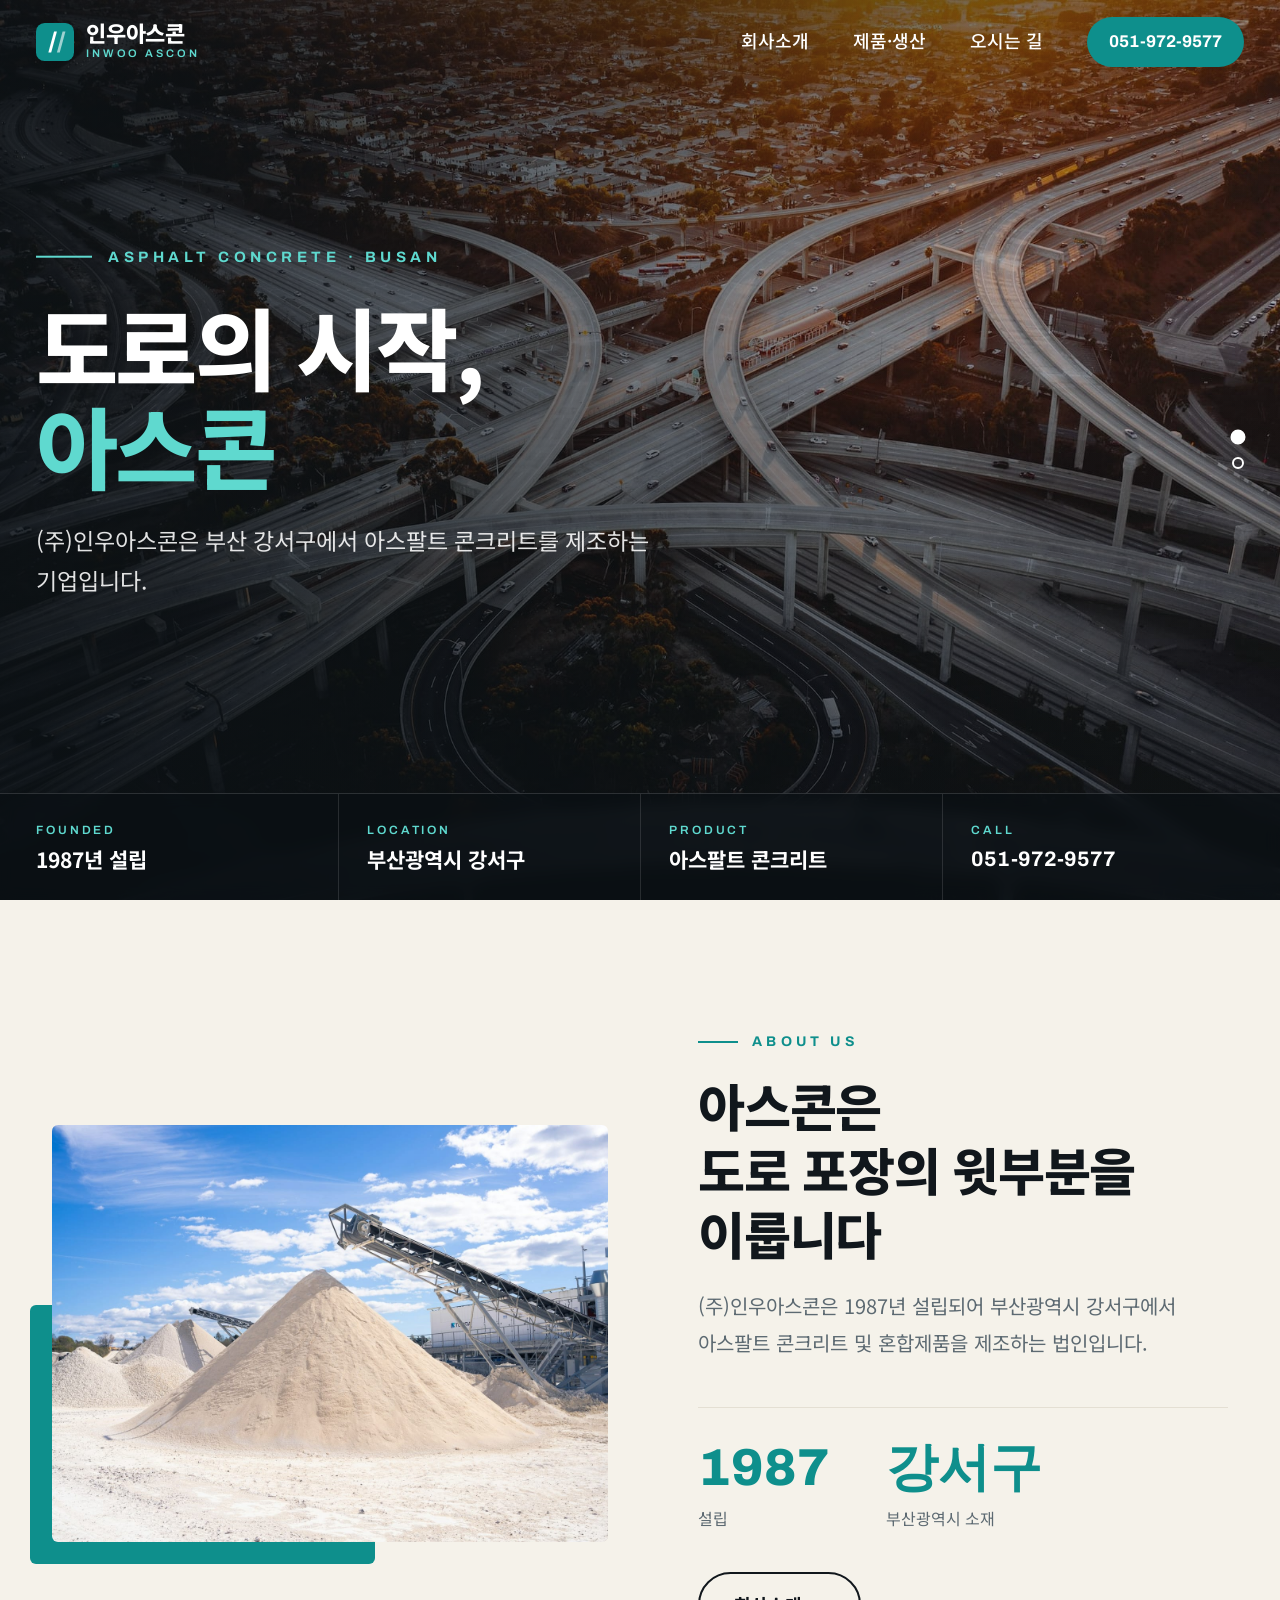
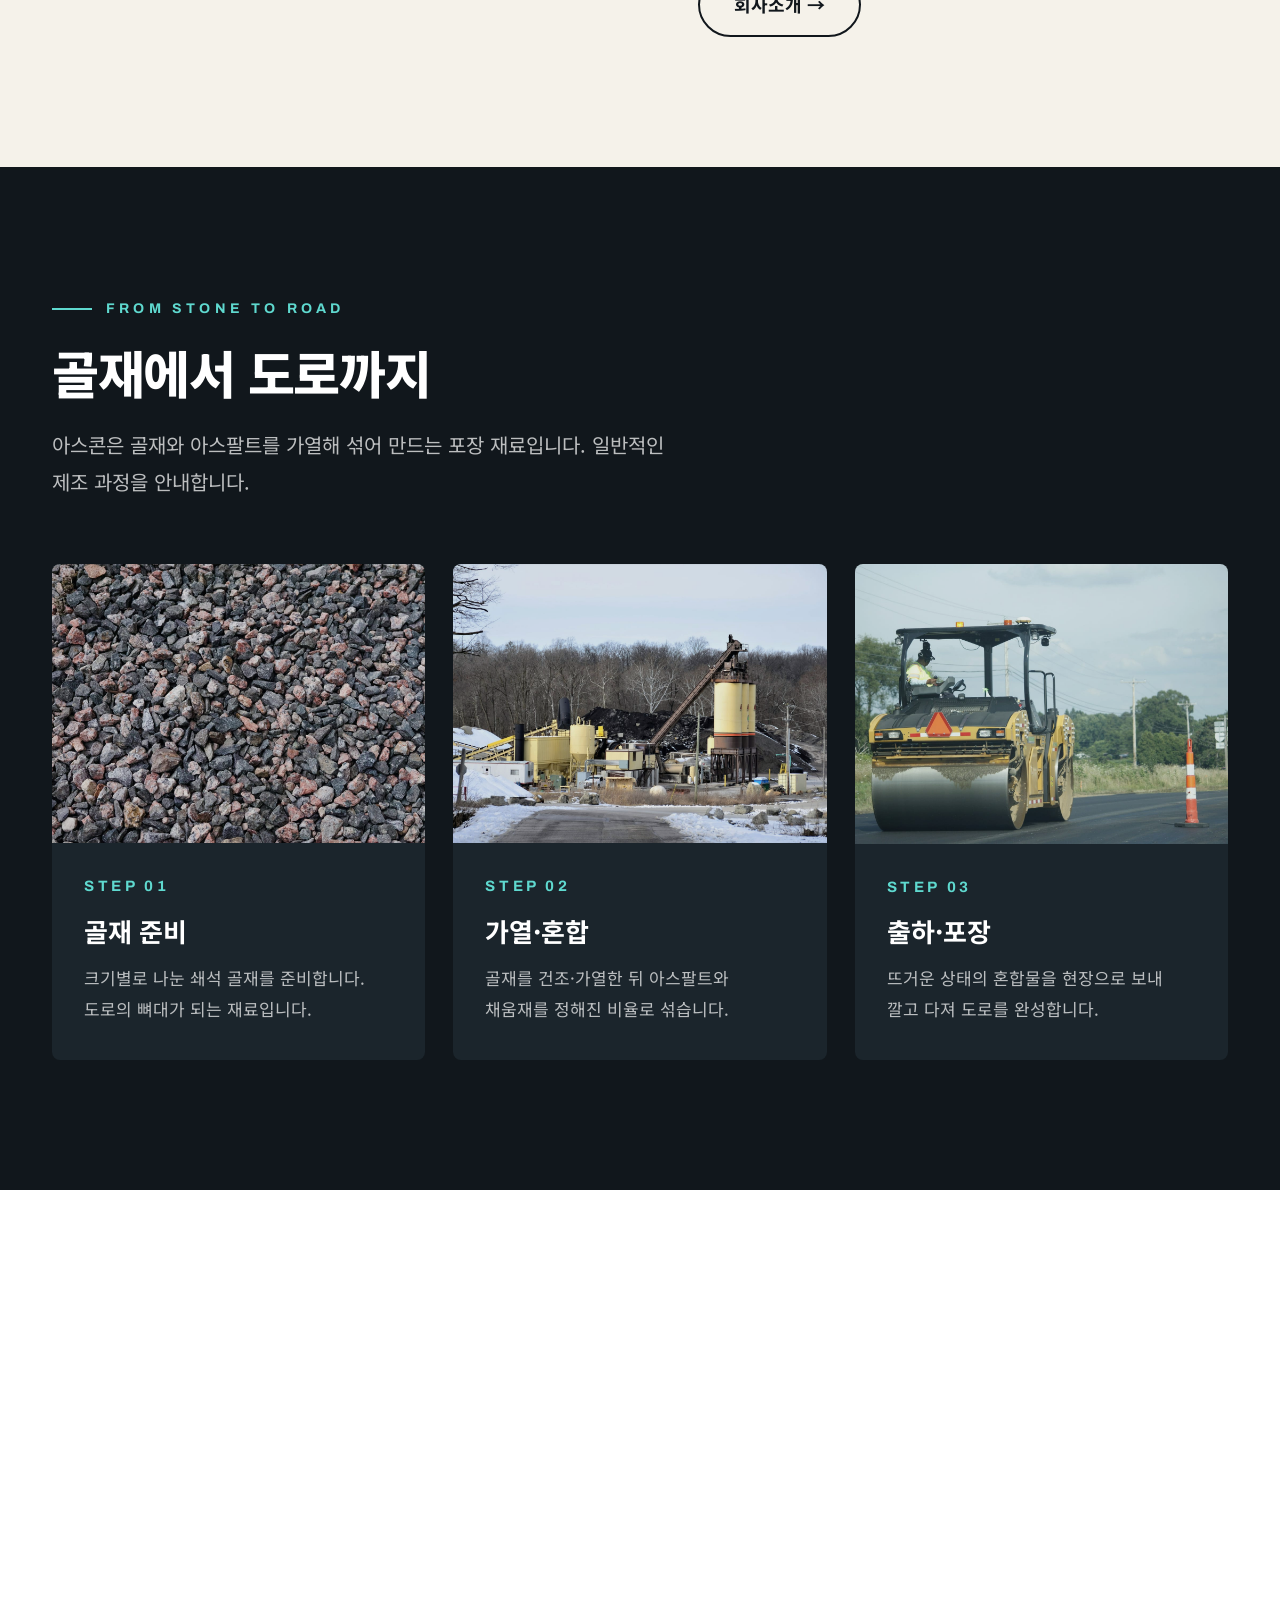
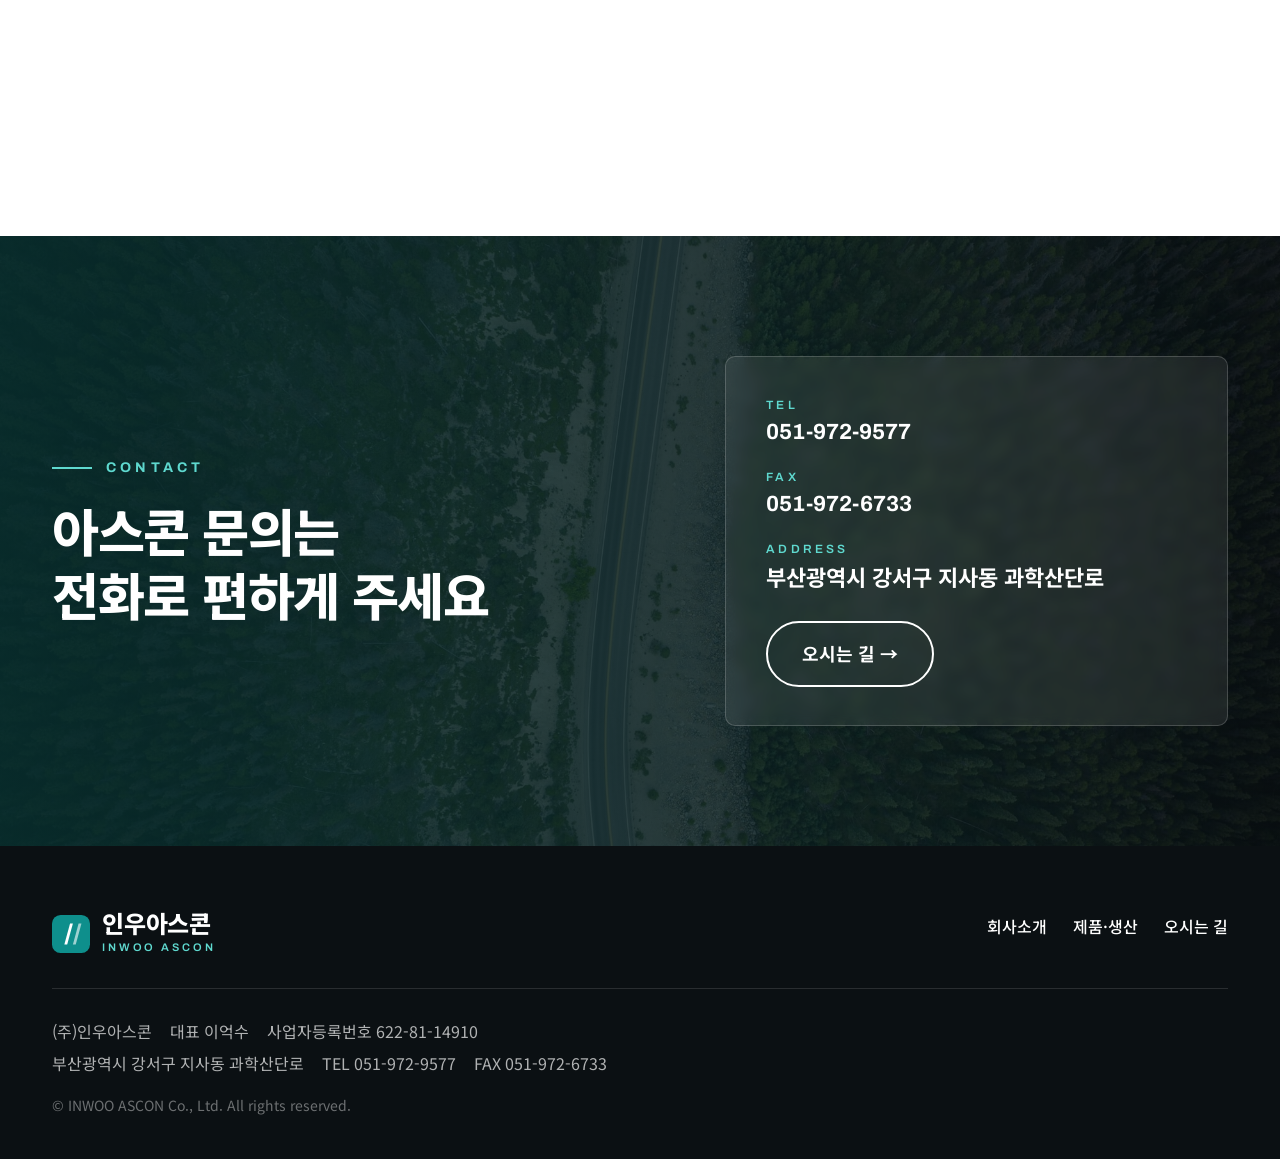
<file: index.html>
<!DOCTYPE html>
<html lang="ko">
<head>
<meta charset="UTF-8">
<meta name="viewport" content="width=device-width, initial-scale=1">
<title>(주)인우아스콘 | 부산 아스팔트 콘크리트 제조</title>
<meta name="description" content="부산 강서구에서 아스팔트 콘크리트(아스콘)를 제조하는 (주)인우아스콘입니다. 1987년 설립.">
<meta property="og:title" content="(주)인우아스콘 | 부산 아스팔트 콘크리트 제조">
<meta property="og:description" content="부산 강서구에서 아스팔트 콘크리트(아스콘)를 제조하는 (주)인우아스콘입니다. 1987년 설립.">
<meta property="og:type" content="website">
<link rel="preconnect" href="https://fonts.googleapis.com">
<link rel="preconnect" href="https://fonts.gstatic.com" crossorigin>
<link href="https://fonts.googleapis.com/css2?family=Archivo:wght@500;600;700;800&family=Noto+Sans+KR:wght@400;500;700;800&display=swap" rel="stylesheet">
<link rel="stylesheet" href="css/style.css?v=1">
</head>
<body>
<header class="site-header" id="siteHeader">
  <div class="header-inner">
    <a href="index.html" class="brand" aria-label="인우아스콘 홈"><svg viewBox="0 0 40 40" aria-hidden="true"><rect width="40" height="40" rx="9" fill="#0e8f8c"/><path d="M13 31 19 9h3l-6 22z" fill="#fff"/><path d="M22 31 28 9h3l-6 22z" fill="#fff" opacity=".6"/></svg><span><b>인우아스콘</b><small>INWOO ASCON</small></span></a>
    <nav class="nav" aria-label="주 메뉴">
      <a class="link" href="about.html">회사소개</a>
      <a class="link" href="product.html">제품·생산</a>
      <a class="link" href="contact.html">오시는 길</a>
      <a class="tel" href="tel:0519729577">051-972-9577</a>
    </nav>
    <button class="burger" id="burger" aria-label="메뉴 열기"><span></span><span></span><span></span></button>
  </div>
</header>
<div class="drawer" id="drawer">
  <button class="drawer-close" id="drawerClose" aria-label="닫기">×</button>
  <a href="about.html"><small>ABOUT</small>회사소개</a>
  <a href="product.html"><small>PRODUCT</small>제품·생산</a>
  <a href="contact.html"><small>CONTACT</small>오시는 길</a>
  <p>부산광역시 강서구 지사동 과학산단로<br>TEL 051-972-9577 · FAX 051-972-6733</p>
</div>

<main>
<section class="hero" id="hero">
  <div class="slide"><img src="img/hero-1.jpg" alt="석양 속 대도시 입체 교차로 항공 사진"></div>
  <div class="slide"><img src="img/hero-2.jpg" alt="야간 도로 항공 사진"></div>
  <div class="hero-copy"><div class="wrap">
    <div class="hero-eyebrow">ASPHALT CONCRETE · BUSAN</div>
    <h1>도로의 시작,<br><em>아스콘</em></h1>
    <p>(주)인우아스콘은 부산 강서구에서 아스팔트 콘크리트를 제조하는 기업입니다.</p>
  </div></div>
  <div class="hero-copy"><div class="wrap">
    <div class="hero-eyebrow">SINCE 1987</div>
    <h1>1987년 설립,<br><em>부산 강서</em>에서</h1>
    <p>골재와 아스팔트를 가열·혼합해 도로 포장에 쓰이는 아스콘을 만듭니다.</p>
  </div></div>
  <div class="hero-dots"><button aria-label="1번"></button><button aria-label="2번"></button></div>
  <div class="factbar"><div class="factbar-in">
    <div class="fact"><small>FOUNDED</small><b>1987년 설립</b></div>
    <div class="fact"><small>LOCATION</small><b>부산광역시 강서구</b></div>
    <div class="fact"><small>PRODUCT</small><b>아스팔트 콘크리트</b></div>
    <div class="fact"><small>CALL</small><b class="en">051-972-9577</b></div>
  </div></div>
</section>

<section class="sec sec-sand">
  <div class="wrap split">
    <div class="frame rv"><img src="img/about.jpg" alt="컨베이어가 있는 골재 야적장"></div>
    <div class="rv d1">
      <div class="label">ABOUT US</div>
      <h2 class="h2">아스콘은<br>도로 포장의 윗부분을 이룹니다</h2>
      <p class="lead">(주)인우아스콘은 1987년 설립되어 부산광역시 강서구에서 아스팔트 콘크리트 및 혼합제품을 제조하는 법인입니다.</p>
      <div class="stat-row">
        <div class="stat"><b>1987</b><span>설립</span></div>
        <div class="stat"><b>강서구</b><span>부산광역시 소재</span></div>
      </div>
      <a class="btn" href="about.html">회사소개 →</a>
    </div>
  </div>
</section>

<section class="sec sec-dark">
  <div class="wrap">
    <div class="rv"><div class="label">FROM STONE TO ROAD</div>
    <h2 class="h2">골재에서 도로까지</h2>
    <p class="lead">아스콘은 골재와 아스팔트를 가열해 섞어 만드는 포장 재료입니다. 일반적인 제조 과정을 안내합니다.</p></div>
    <div class="steps">
      <article class="step rv"><div class="pic"><img src="img/aggregate.jpg" alt="쇄석 골재"></div><div class="step-body"><div class="step-no">STEP 01</div><h3>골재 준비</h3><p>크기별로 나눈 쇄석 골재를 준비합니다. 도로의 뼈대가 되는 재료입니다.</p></div></article>
      <article class="step rv d1"><div class="pic"><img src="img/plant.jpg" alt="아스콘 플랜트"></div><div class="step-body"><div class="step-no">STEP 02</div><h3>가열·혼합</h3><p>골재를 건조·가열한 뒤 아스팔트와 채움재를 정해진 비율로 섞습니다.</p></div></article>
      <article class="step rv d2"><div class="pic"><img src="img/paving.jpg" alt="도로 포장 롤러"></div><div class="step-body"><div class="step-no">STEP 03</div><h3>출하·포장</h3><p>뜨거운 상태의 혼합물을 현장으로 보내 깔고 다져 도로를 완성합니다.</p></div></article>
    </div>
  </div>
</section>

<section class="sec">
  <div class="wrap layers-grid">
    <div class="rv">
      <div class="label">PAVEMENT STRUCTURE</div>
      <h2 class="h2">도로는 층마다<br>역할이 다릅니다</h2>
      <p class="lead">아스팔트 포장은 여러 층으로 이루어지며, 아스콘은 그중 위쪽 층에 쓰입니다.</p>
      <a class="btn" href="product.html">제품·생산 보기 →</a>
    </div>
    
<div class="layers rv" aria-label="도로 포장 단면 개념도">
  <div class="layer l1"><b>표층</b><span>SURFACE</span></div>
  <div class="layer l2"><b>중간층</b><span>BINDER</span></div>
  <div class="layer l3"><b>기층</b><span>BASE</span></div>
  <div class="layer l4"><b>보조기층·노상</b><span>SUBBASE</span></div>
</div>
  </div>
</section>

<section class="band">
  <img src="img/road.jpg" alt="" style="object-position:center 40%">
  <div class="wrap">
    <div class="rv"><div class="label" style="color:#5fd9cf">CONTACT</div><h2 style="margin-top:18px">아스콘 문의는<br>전화로 편하게 주세요</h2></div>
    <div class="contact-box rv d1"><dl>
      <dt>TEL</dt><dd class="en">051-972-9577</dd>
      <dt>FAX</dt><dd class="en">051-972-6733</dd>
      <dt>ADDRESS</dt><dd>부산광역시 강서구 지사동 과학산단로</dd>
    </dl><a class="btn light" href="contact.html" style="margin-top:28px">오시는 길 →</a></div>
  </div>
</section>
</main>
<footer class="site-footer">
  <div class="wrap">
    <div class="foot-top">
      <a href="index.html" class="brand"><svg viewBox="0 0 40 40" aria-hidden="true"><rect width="40" height="40" rx="9" fill="#0e8f8c"/><path d="M13 31 19 9h3l-6 22z" fill="#fff"/><path d="M22 31 28 9h3l-6 22z" fill="#fff" opacity=".6"/></svg><span><b>인우아스콘</b><small>INWOO ASCON</small></span></a>
      <div class="foot-links"><a href="about.html">회사소개</a><a href="product.html">제품·생산</a><a href="contact.html">오시는 길</a></div>
    </div>
    <div class="foot-info">
      <span>(주)인우아스콘</span><span>대표 이억수</span><span>사업자등록번호 622-81-14910</span><br>
      <span>부산광역시 강서구 지사동 과학산단로</span><span>TEL 051-972-9577</span><span>FAX 051-972-6733</span>
      <div class="foot-copy">© INWOO ASCON Co., Ltd. All rights reserved.</div>
    </div>
  </div>
</footer>
<script src="js/script.js?v=1"></script>
</body>
</html>
</file>
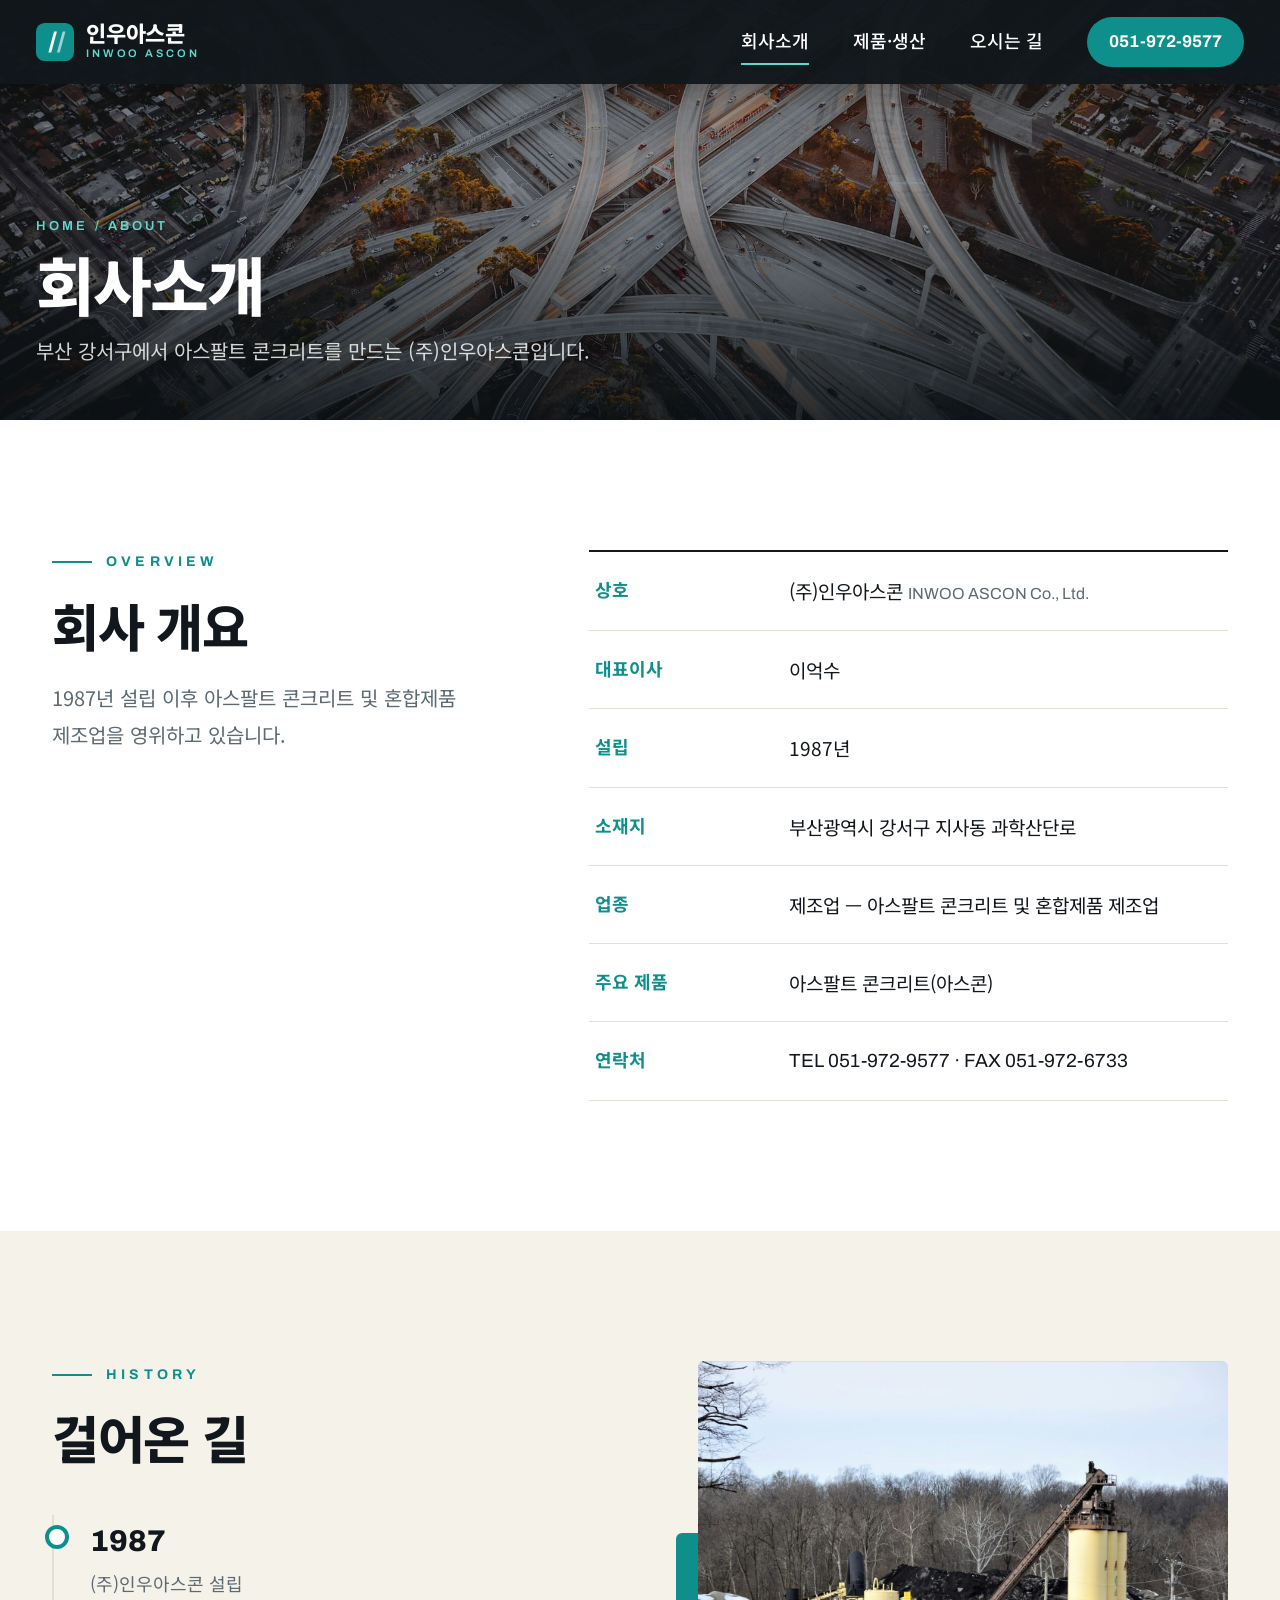
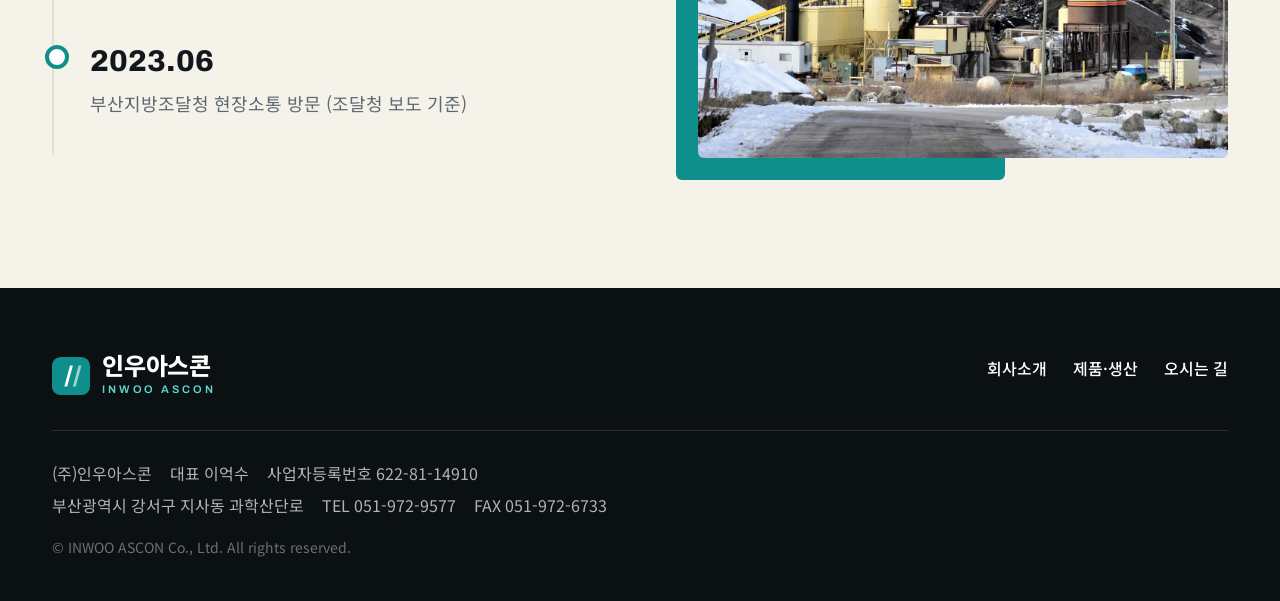
<file: about.html>
<!DOCTYPE html>
<html lang="ko">
<head>
<meta charset="UTF-8">
<meta name="viewport" content="width=device-width, initial-scale=1">
<title>회사소개 | (주)인우아스콘</title>
<meta name="description" content="(주)인우아스콘 회사 개요 — 1987년 설립, 부산광역시 강서구 소재 아스팔트 콘크리트 제조업체.">
<meta property="og:title" content="회사소개 | (주)인우아스콘">
<meta property="og:description" content="(주)인우아스콘 회사 개요 — 1987년 설립, 부산광역시 강서구 소재 아스팔트 콘크리트 제조업체.">
<meta property="og:type" content="website">
<link rel="preconnect" href="https://fonts.googleapis.com">
<link rel="preconnect" href="https://fonts.gstatic.com" crossorigin>
<link href="https://fonts.googleapis.com/css2?family=Archivo:wght@500;600;700;800&family=Noto+Sans+KR:wght@400;500;700;800&display=swap" rel="stylesheet">
<link rel="stylesheet" href="css/style.css?v=1">
</head>
<body>
<header class="site-header" id="siteHeader">
  <div class="header-inner">
    <a href="index.html" class="brand" aria-label="인우아스콘 홈"><svg viewBox="0 0 40 40" aria-hidden="true"><rect width="40" height="40" rx="9" fill="#0e8f8c"/><path d="M13 31 19 9h3l-6 22z" fill="#fff"/><path d="M22 31 28 9h3l-6 22z" fill="#fff" opacity=".6"/></svg><span><b>인우아스콘</b><small>INWOO ASCON</small></span></a>
    <nav class="nav" aria-label="주 메뉴">
      <a class="link active" href="about.html">회사소개</a>
      <a class="link" href="product.html">제품·생산</a>
      <a class="link" href="contact.html">오시는 길</a>
      <a class="tel" href="tel:0519729577">051-972-9577</a>
    </nav>
    <button class="burger" id="burger" aria-label="메뉴 열기"><span></span><span></span><span></span></button>
  </div>
</header>
<div class="drawer" id="drawer">
  <button class="drawer-close" id="drawerClose" aria-label="닫기">×</button>
  <a href="about.html"><small>ABOUT</small>회사소개</a>
  <a href="product.html"><small>PRODUCT</small>제품·생산</a>
  <a href="contact.html"><small>CONTACT</small>오시는 길</a>
  <p>부산광역시 강서구 지사동 과학산단로<br>TEL 051-972-9577 · FAX 051-972-6733</p>
</div>

<section class="sub-visual" style="background-image:url('img/banner-about.jpg');background-position:center 45%">
  <div class="wrap"><div class="crumb">HOME / ABOUT</div><h1>회사소개</h1><p>부산 강서구에서 아스팔트 콘크리트를 만드는 (주)인우아스콘입니다.</p></div>
</section>
<main>
<section class="sec">
  <div class="wrap overview">
    <div class="rv"><div class="label">OVERVIEW</div><h2 class="h2">회사 개요</h2>
    <p class="lead">1987년 설립 이후 아스팔트 콘크리트 및 혼합제품 제조업을 영위하고 있습니다.</p></div>
    <dl class="dl rv d1">
      <div><dt>상호</dt><dd>(주)인우아스콘 <span class="en" style="color:var(--soft);font-size:16px">INWOO ASCON Co., Ltd.</span></dd></div>
      <div><dt>대표이사</dt><dd>이억수</dd></div>
      <div><dt>설립</dt><dd>1987년</dd></div>
      <div><dt>소재지</dt><dd>부산광역시 강서구 지사동 과학산단로</dd></div>
      <div><dt>업종</dt><dd>제조업 — 아스팔트 콘크리트 및 혼합제품 제조업</dd></div>
      <div><dt>주요 제품</dt><dd>아스팔트 콘크리트(아스콘)</dd></div>
      <div><dt>연락처</dt><dd class="en">TEL 051-972-9577 · FAX 051-972-6733</dd></div>
    </dl>
  </div>
</section>

<section class="sec sec-sand">
  <div class="wrap split">
    <div class="rv">
      <div class="label">HISTORY</div>
      <h2 class="h2">걸어온 길</h2>
      <ul class="hist" style="margin-top:46px">
        <li><b>1987</b><p>(주)인우아스콘 설립</p></li>
        <li><b>2023.06</b><p>부산지방조달청 현장소통 방문 (조달청 보도 기준)</p></li>
      </ul>
    </div>
    <div class="frame rv d1"><img src="img/plant.jpg" alt="아스콘 플랜트"></div>
  </div>
</section>
</main>
<footer class="site-footer">
  <div class="wrap">
    <div class="foot-top">
      <a href="index.html" class="brand"><svg viewBox="0 0 40 40" aria-hidden="true"><rect width="40" height="40" rx="9" fill="#0e8f8c"/><path d="M13 31 19 9h3l-6 22z" fill="#fff"/><path d="M22 31 28 9h3l-6 22z" fill="#fff" opacity=".6"/></svg><span><b>인우아스콘</b><small>INWOO ASCON</small></span></a>
      <div class="foot-links"><a href="about.html">회사소개</a><a href="product.html">제품·생산</a><a href="contact.html">오시는 길</a></div>
    </div>
    <div class="foot-info">
      <span>(주)인우아스콘</span><span>대표 이억수</span><span>사업자등록번호 622-81-14910</span><br>
      <span>부산광역시 강서구 지사동 과학산단로</span><span>TEL 051-972-9577</span><span>FAX 051-972-6733</span>
      <div class="foot-copy">© INWOO ASCON Co., Ltd. All rights reserved.</div>
    </div>
  </div>
</footer>
<script src="js/script.js?v=1"></script>
</body>
</html>
</file>
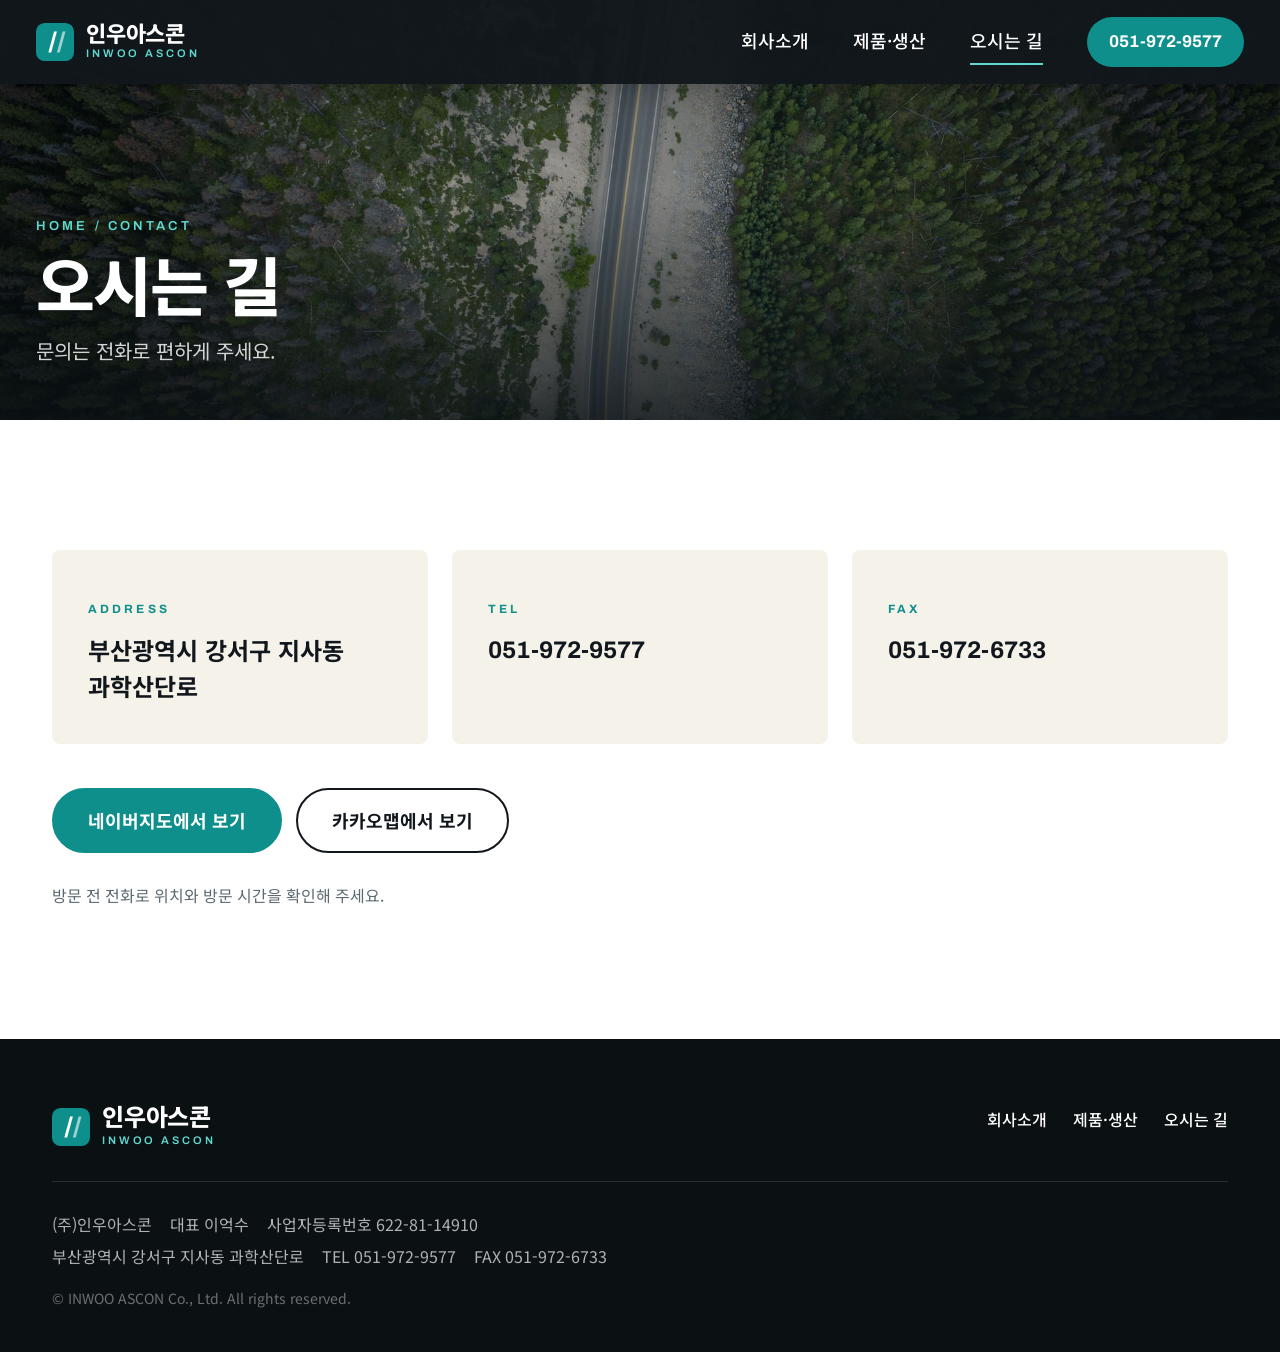
<file: contact.html>
<!DOCTYPE html>
<html lang="ko">
<head>
<meta charset="UTF-8">
<meta name="viewport" content="width=device-width, initial-scale=1">
<title>오시는 길 | (주)인우아스콘</title>
<meta name="description" content="(주)인우아스콘 연락처와 위치 — 부산광역시 강서구 과학산단로.">
<meta property="og:title" content="오시는 길 | (주)인우아스콘">
<meta property="og:description" content="(주)인우아스콘 연락처와 위치 — 부산광역시 강서구 과학산단로.">
<meta property="og:type" content="website">
<link rel="preconnect" href="https://fonts.googleapis.com">
<link rel="preconnect" href="https://fonts.gstatic.com" crossorigin>
<link href="https://fonts.googleapis.com/css2?family=Archivo:wght@500;600;700;800&family=Noto+Sans+KR:wght@400;500;700;800&display=swap" rel="stylesheet">
<link rel="stylesheet" href="css/style.css?v=1">
</head>
<body>
<header class="site-header" id="siteHeader">
  <div class="header-inner">
    <a href="index.html" class="brand" aria-label="인우아스콘 홈"><svg viewBox="0 0 40 40" aria-hidden="true"><rect width="40" height="40" rx="9" fill="#0e8f8c"/><path d="M13 31 19 9h3l-6 22z" fill="#fff"/><path d="M22 31 28 9h3l-6 22z" fill="#fff" opacity=".6"/></svg><span><b>인우아스콘</b><small>INWOO ASCON</small></span></a>
    <nav class="nav" aria-label="주 메뉴">
      <a class="link" href="about.html">회사소개</a>
      <a class="link" href="product.html">제품·생산</a>
      <a class="link active" href="contact.html">오시는 길</a>
      <a class="tel" href="tel:0519729577">051-972-9577</a>
    </nav>
    <button class="burger" id="burger" aria-label="메뉴 열기"><span></span><span></span><span></span></button>
  </div>
</header>
<div class="drawer" id="drawer">
  <button class="drawer-close" id="drawerClose" aria-label="닫기">×</button>
  <a href="about.html"><small>ABOUT</small>회사소개</a>
  <a href="product.html"><small>PRODUCT</small>제품·생산</a>
  <a href="contact.html"><small>CONTACT</small>오시는 길</a>
  <p>부산광역시 강서구 지사동 과학산단로<br>TEL 051-972-9577 · FAX 051-972-6733</p>
</div>

<section class="sub-visual" style="background-image:url('img/road.jpg');background-position:center 40%">
  <div class="wrap"><div class="crumb">HOME / CONTACT</div><h1>오시는 길</h1><p>문의는 전화로 편하게 주세요.</p></div>
</section>
<main>
<section class="sec">
  <div class="wrap">
    <div class="info-cards">
      <div class="info-card rv"><small>ADDRESS</small><b>부산광역시 강서구 지사동 과학산단로</b></div>
      <div class="info-card rv d1"><small>TEL</small><b class="en"><a href="tel:0519729577">051-972-9577</a></b></div>
      <div class="info-card rv d2"><small>FAX</small><b class="en">051-972-6733</b></div>
    </div>
    <div class="map-btns rv">
      <a class="btn solid" href="https://map.naver.com/p/search/%EC%9D%B8%EC%9A%B0%EC%95%84%EC%8A%A4%EC%BD%98" target="_blank" rel="noopener">네이버지도에서 보기</a>
      <a class="btn" href="https://map.kakao.com/?q=%EC%9D%B8%EC%9A%B0%EC%95%84%EC%8A%A4%EC%BD%98" target="_blank" rel="noopener">카카오맵에서 보기</a>
    </div>
    <p class="note rv">방문 전 전화로 위치와 방문 시간을 확인해 주세요.</p>
  </div>
</section>
</main>
<footer class="site-footer">
  <div class="wrap">
    <div class="foot-top">
      <a href="index.html" class="brand"><svg viewBox="0 0 40 40" aria-hidden="true"><rect width="40" height="40" rx="9" fill="#0e8f8c"/><path d="M13 31 19 9h3l-6 22z" fill="#fff"/><path d="M22 31 28 9h3l-6 22z" fill="#fff" opacity=".6"/></svg><span><b>인우아스콘</b><small>INWOO ASCON</small></span></a>
      <div class="foot-links"><a href="about.html">회사소개</a><a href="product.html">제품·생산</a><a href="contact.html">오시는 길</a></div>
    </div>
    <div class="foot-info">
      <span>(주)인우아스콘</span><span>대표 이억수</span><span>사업자등록번호 622-81-14910</span><br>
      <span>부산광역시 강서구 지사동 과학산단로</span><span>TEL 051-972-9577</span><span>FAX 051-972-6733</span>
      <div class="foot-copy">© INWOO ASCON Co., Ltd. All rights reserved.</div>
    </div>
  </div>
</footer>
<script src="js/script.js?v=1"></script>
</body>
</html>
</file>
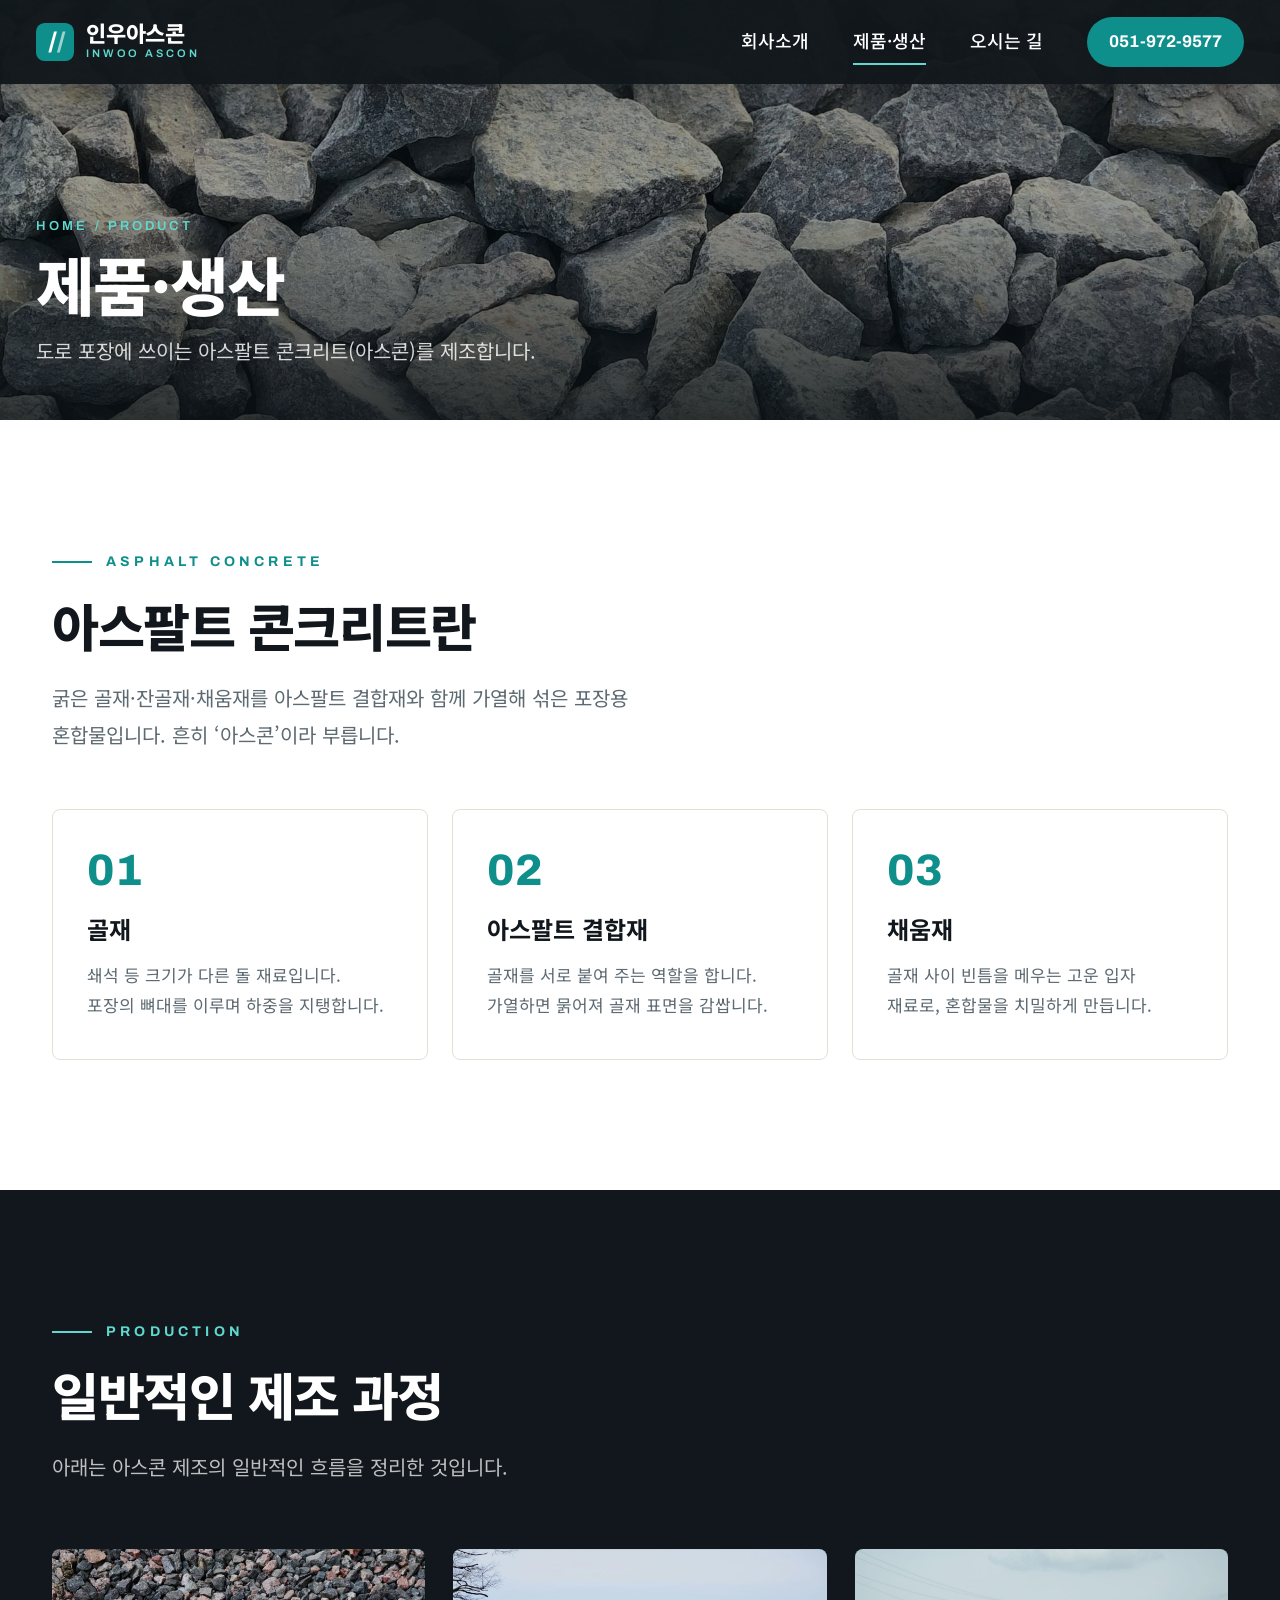
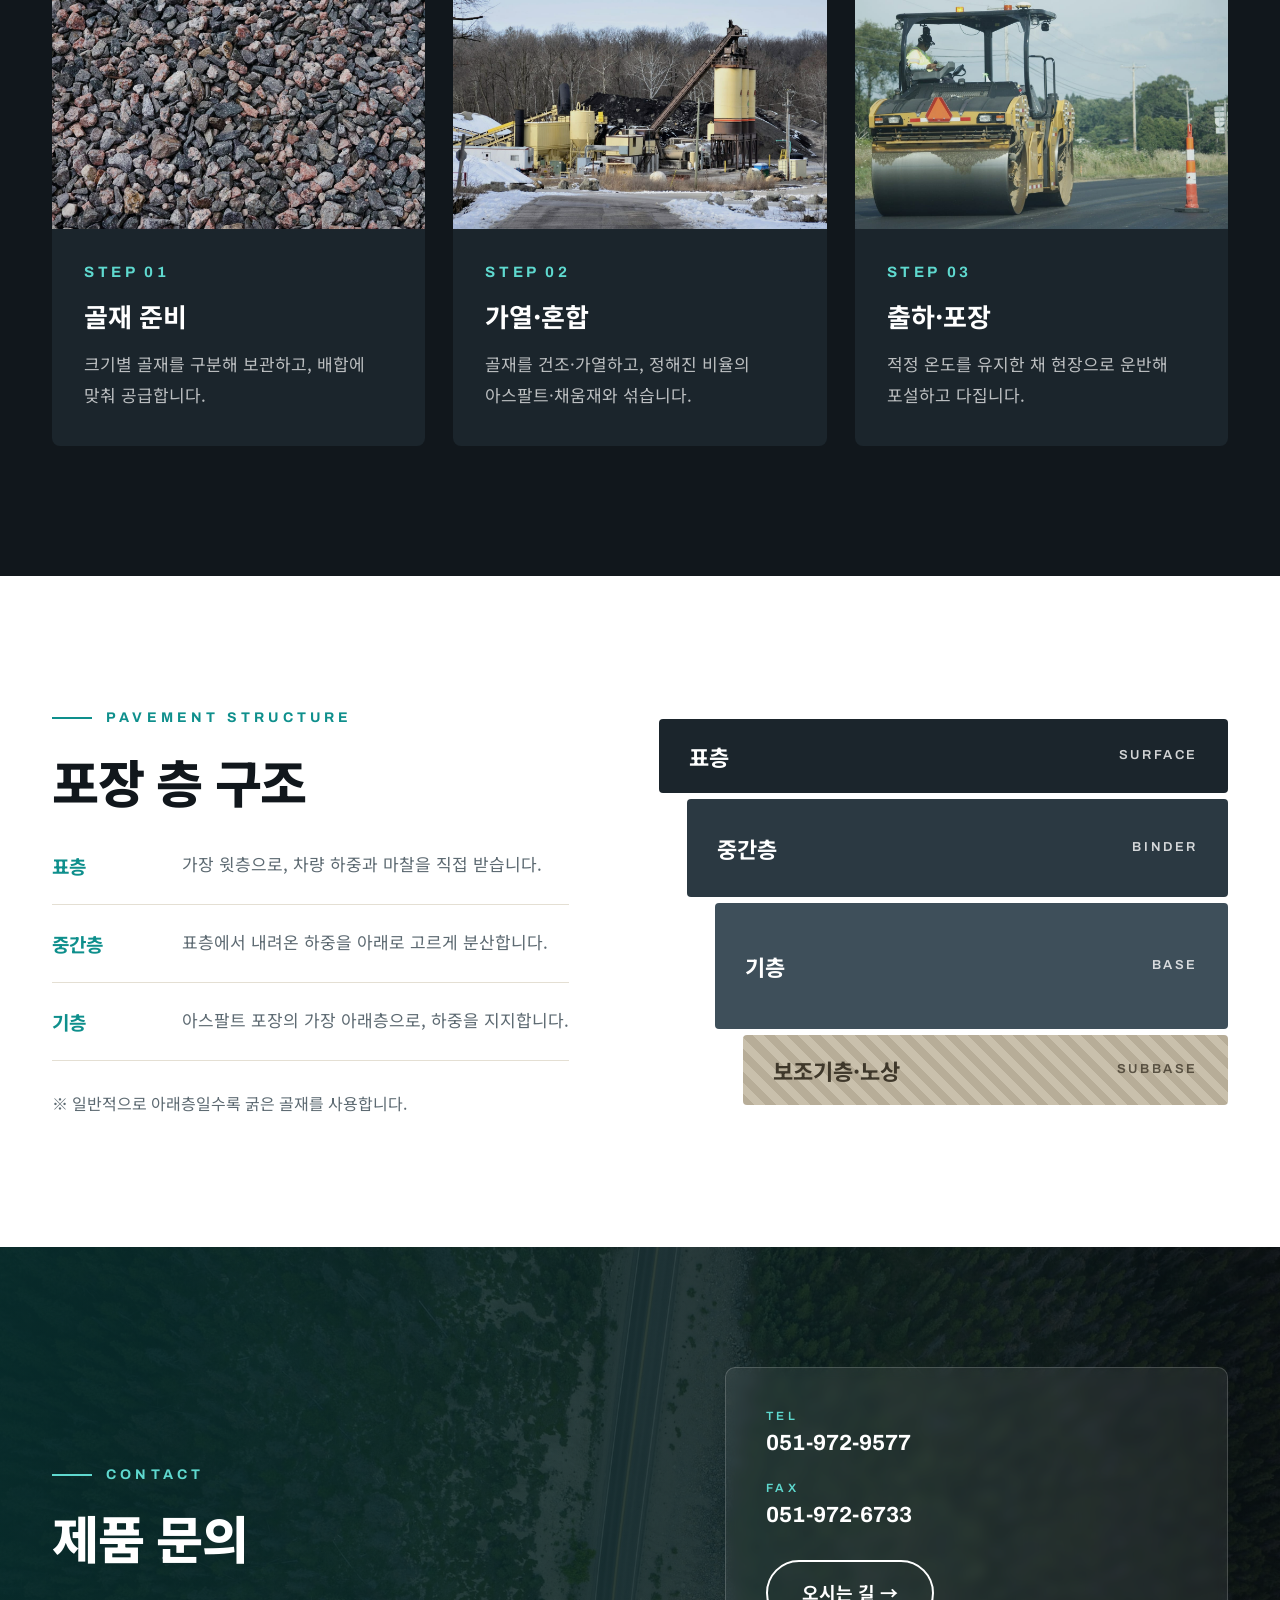
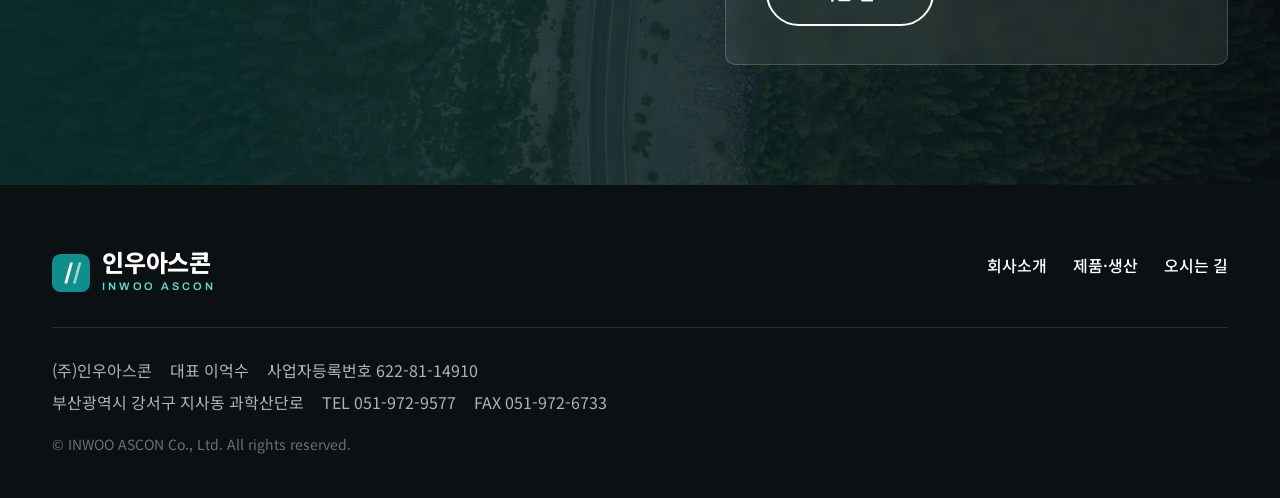
<file: product.html>
<!DOCTYPE html>
<html lang="ko">
<head>
<meta charset="UTF-8">
<meta name="viewport" content="width=device-width, initial-scale=1">
<title>제품·생산 | (주)인우아스콘</title>
<meta name="description" content="아스팔트 콘크리트(아스콘) 구성 재료, 제조 과정, 도로 포장 층 구조를 안내합니다.">
<meta property="og:title" content="제품·생산 | (주)인우아스콘">
<meta property="og:description" content="아스팔트 콘크리트(아스콘) 구성 재료, 제조 과정, 도로 포장 층 구조를 안내합니다.">
<meta property="og:type" content="website">
<link rel="preconnect" href="https://fonts.googleapis.com">
<link rel="preconnect" href="https://fonts.gstatic.com" crossorigin>
<link href="https://fonts.googleapis.com/css2?family=Archivo:wght@500;600;700;800&family=Noto+Sans+KR:wght@400;500;700;800&display=swap" rel="stylesheet">
<link rel="stylesheet" href="css/style.css?v=1">
</head>
<body>
<header class="site-header" id="siteHeader">
  <div class="header-inner">
    <a href="index.html" class="brand" aria-label="인우아스콘 홈"><svg viewBox="0 0 40 40" aria-hidden="true"><rect width="40" height="40" rx="9" fill="#0e8f8c"/><path d="M13 31 19 9h3l-6 22z" fill="#fff"/><path d="M22 31 28 9h3l-6 22z" fill="#fff" opacity=".6"/></svg><span><b>인우아스콘</b><small>INWOO ASCON</small></span></a>
    <nav class="nav" aria-label="주 메뉴">
      <a class="link" href="about.html">회사소개</a>
      <a class="link active" href="product.html">제품·생산</a>
      <a class="link" href="contact.html">오시는 길</a>
      <a class="tel" href="tel:0519729577">051-972-9577</a>
    </nav>
    <button class="burger" id="burger" aria-label="메뉴 열기"><span></span><span></span><span></span></button>
  </div>
</header>
<div class="drawer" id="drawer">
  <button class="drawer-close" id="drawerClose" aria-label="닫기">×</button>
  <a href="about.html"><small>ABOUT</small>회사소개</a>
  <a href="product.html"><small>PRODUCT</small>제품·생산</a>
  <a href="contact.html"><small>CONTACT</small>오시는 길</a>
  <p>부산광역시 강서구 지사동 과학산단로<br>TEL 051-972-9577 · FAX 051-972-6733</p>
</div>

<section class="sub-visual" style="background-image:url('img/banner-product.jpg');background-position:center 55%">
  <div class="wrap"><div class="crumb">HOME / PRODUCT</div><h1>제품·생산</h1><p>도로 포장에 쓰이는 아스팔트 콘크리트(아스콘)를 제조합니다.</p></div>
</section>
<main>
<section class="sec">
  <div class="wrap">
    <div class="rv"><div class="label">ASPHALT CONCRETE</div>
    <h2 class="h2">아스팔트 콘크리트란</h2>
    <p class="lead">굵은 골재·잔골재·채움재를 아스팔트 결합재와 함께 가열해 섞은 포장용 혼합물입니다. 흔히 ‘아스콘’이라 부릅니다.</p></div>
    <div class="comp">
      <div class="comp-card rv"><div class="no">01</div><h3>골재</h3><p>쇄석 등 크기가 다른 돌 재료입니다. 포장의 뼈대를 이루며 하중을 지탱합니다.</p></div>
      <div class="comp-card rv d1"><div class="no">02</div><h3>아스팔트 결합재</h3><p>골재를 서로 붙여 주는 역할을 합니다. 가열하면 묽어져 골재 표면을 감쌉니다.</p></div>
      <div class="comp-card rv d2"><div class="no">03</div><h3>채움재</h3><p>골재 사이 빈틈을 메우는 고운 입자 재료로, 혼합물을 치밀하게 만듭니다.</p></div>
    </div>
  </div>
</section>

<section class="sec sec-dark">
  <div class="wrap">
    <div class="rv"><div class="label">PRODUCTION</div><h2 class="h2">일반적인 제조 과정</h2>
    <p class="lead">아래는 아스콘 제조의 일반적인 흐름을 정리한 것입니다.</p></div>
    <div class="steps">
      <article class="step rv"><div class="pic"><img src="img/aggregate.jpg" alt="쇄석 골재"></div><div class="step-body"><div class="step-no">STEP 01</div><h3>골재 준비</h3><p>크기별 골재를 구분해 보관하고, 배합에 맞춰 공급합니다.</p></div></article>
      <article class="step rv d1"><div class="pic"><img src="img/plant.jpg" alt="아스콘 플랜트"></div><div class="step-body"><div class="step-no">STEP 02</div><h3>가열·혼합</h3><p>골재를 건조·가열하고, 정해진 비율의 아스팔트·채움재와 섞습니다.</p></div></article>
      <article class="step rv d2"><div class="pic"><img src="img/paving.jpg" alt="도로 포장 롤러"></div><div class="step-body"><div class="step-no">STEP 03</div><h3>출하·포장</h3><p>적정 온도를 유지한 채 현장으로 운반해 포설하고 다집니다.</p></div></article>
    </div>
  </div>
</section>

<section class="sec">
  <div class="wrap layers-grid">
    <div class="rv">
      <div class="label">PAVEMENT STRUCTURE</div>
      <h2 class="h2">포장 층 구조</h2>
      <ul class="layer-list">
        <li><b>표층</b><p>가장 윗층으로, 차량 하중과 마찰을 직접 받습니다.</p></li>
        <li><b>중간층</b><p>표층에서 내려온 하중을 아래로 고르게 분산합니다.</p></li>
        <li><b>기층</b><p>아스팔트 포장의 가장 아래층으로, 하중을 지지합니다.</p></li>
      </ul>
      <p class="note">※ 일반적으로 아래층일수록 굵은 골재를 사용합니다.</p>
    </div>
    
<div class="layers rv" aria-label="도로 포장 단면 개념도">
  <div class="layer l1"><b>표층</b><span>SURFACE</span></div>
  <div class="layer l2"><b>중간층</b><span>BINDER</span></div>
  <div class="layer l3"><b>기층</b><span>BASE</span></div>
  <div class="layer l4"><b>보조기층·노상</b><span>SUBBASE</span></div>
</div>
  </div>
</section>

<section class="band">
  <img src="img/road.jpg" alt="" style="object-position:center 40%">
  <div class="wrap">
    <div class="rv"><div class="label" style="color:#5fd9cf">CONTACT</div><h2 style="margin-top:18px">제품 문의</h2></div>
    <div class="contact-box rv d1"><dl>
      <dt>TEL</dt><dd class="en">051-972-9577</dd>
      <dt>FAX</dt><dd class="en">051-972-6733</dd>
    </dl><a class="btn light" href="contact.html" style="margin-top:28px">오시는 길 →</a></div>
  </div>
</section>
</main>
<footer class="site-footer">
  <div class="wrap">
    <div class="foot-top">
      <a href="index.html" class="brand"><svg viewBox="0 0 40 40" aria-hidden="true"><rect width="40" height="40" rx="9" fill="#0e8f8c"/><path d="M13 31 19 9h3l-6 22z" fill="#fff"/><path d="M22 31 28 9h3l-6 22z" fill="#fff" opacity=".6"/></svg><span><b>인우아스콘</b><small>INWOO ASCON</small></span></a>
      <div class="foot-links"><a href="about.html">회사소개</a><a href="product.html">제품·생산</a><a href="contact.html">오시는 길</a></div>
    </div>
    <div class="foot-info">
      <span>(주)인우아스콘</span><span>대표 이억수</span><span>사업자등록번호 622-81-14910</span><br>
      <span>부산광역시 강서구 지사동 과학산단로</span><span>TEL 051-972-9577</span><span>FAX 051-972-6733</span>
      <div class="foot-copy">© INWOO ASCON Co., Ltd. All rights reserved.</div>
    </div>
  </div>
</footer>
<script src="js/script.js?v=1"></script>
</body>
</html>
</file>
<file: css/style.css>
/* (주)인우아스콘 — 차콜 + 틸 + 샌드 / 좌측 정렬 히어로 + 팩트바 + 층별 단면 */
:root {
  --ink: #11171c;
  --ink-2: #1b252c;
  --soft: #5d6a72;
  --teal: #0e8f8c;
  --teal-l: #5fd9cf;
  --sand: #f5f2ea;
  --line: #e4dfd3;
  --max: 1240px;
}
* { margin: 0; padding: 0; box-sizing: border-box; }
html { scroll-behavior: smooth; }
body { font-family: "Noto Sans KR", -apple-system, "Segoe UI", sans-serif; font-size: 18px; line-height: 1.75; color: var(--ink); background: #fff; word-break: keep-all; overflow-wrap: break-word; -webkit-font-smoothing: antialiased; }
img { max-width: 100%; display: block; }
a { color: inherit; text-decoration: none; }
ul { list-style: none; }
.en { font-family: "Archivo", "Noto Sans KR", sans-serif; }
.wrap { max-width: var(--max); margin: 0 auto; padding: 0 32px; }

/* ---------- Header ---------- */
.site-header { position: fixed; top: 0; left: 0; right: 0; z-index: 100; height: 84px; color: #fff; transition: background .3s, box-shadow .3s; }
.site-header.scrolled { background: rgba(17,23,28,.96); box-shadow: 0 6px 24px rgba(0,0,0,.22); }
.header-inner { max-width: 1480px; height: 100%; margin: 0 auto; padding: 0 36px; display: flex; align-items: center; justify-content: space-between; }
.brand { display: flex; align-items: center; gap: 12px; }
.brand svg { width: 38px; height: 38px; flex: 0 0 38px; }
.brand b { display: block; font-size: 22px; font-weight: 800; letter-spacing: -.01em; line-height: 1.1; }
.brand small { display: block; font-family: "Archivo", sans-serif; font-size: 11px; letter-spacing: .26em; color: var(--teal-l); font-weight: 600; }
.nav { display: flex; align-items: center; gap: 44px; }
.nav a.link { font-size: 18px; font-weight: 500; padding: 6px 0; border-bottom: 2px solid transparent; transition: border-color .2s, color .2s; }
.nav a.link:hover, .nav a.link.active { border-bottom-color: var(--teal-l); color: #fff; }
.nav .tel { font-family: "Archivo", sans-serif; font-weight: 700; font-size: 17px; background: var(--teal); padding: 10px 22px; border-radius: 40px; transition: background .2s; }
.nav .tel:hover { background: #0b7573; }
.burger { display: none; width: 46px; height: 46px; background: none; border: 0; cursor: pointer; position: relative; }
.burger span { position: absolute; left: 10px; right: 10px; height: 2px; background: #fff; }
.burger span:nth-child(1) { top: 16px; } .burger span:nth-child(2) { top: 22px; } .burger span:nth-child(3) { top: 28px; }
.drawer { position: fixed; inset: 0; z-index: 200; background: var(--ink); color: #fff; padding: 100px 36px 40px; opacity: 0; visibility: hidden; transition: opacity .3s, visibility .3s; }
.drawer.open { opacity: 1; visibility: visible; }
.drawer-close { position: absolute; top: 20px; right: 24px; width: 46px; height: 46px; background: none; border: 0; color: #fff; font-size: 34px; cursor: pointer; }
.drawer a { display: block; font-size: 30px; font-weight: 700; padding: 18px 0; border-bottom: 1px solid rgba(255,255,255,.12); }
.drawer a small { font-family: "Archivo", sans-serif; font-size: 12px; letter-spacing: .24em; color: var(--teal-l); display: block; margin-bottom: 2px; font-weight: 600; }
.drawer p { margin-top: 36px; font-size: 17px; color: rgba(255,255,255,.65); line-height: 1.9; }

/* ---------- Hero ---------- */
.hero { position: relative; height: 100vh; min-height: 680px; background: var(--ink); color: #fff; overflow: hidden; }
.slide { position: absolute; inset: 0; opacity: 0; transition: opacity 1.4s ease; }
.slide.active { opacity: 1; z-index: 1; }
.slide img { width: 100%; height: 100%; object-fit: cover; transform: scale(1.08); transition: transform 9s ease-out; }
.slide.active img { transform: scale(1); }
.slide::after { content: ""; position: absolute; inset: 0; background: linear-gradient(90deg, rgba(10,16,20,.78) 0%, rgba(10,16,20,.5) 48%, rgba(10,16,20,.15) 100%), linear-gradient(180deg, rgba(10,16,20,.35) 0%, transparent 30%, rgba(10,16,20,.55) 100%); }
.hero-copy { position: absolute; z-index: 3; left: 0; right: 0; top: 50%; transform: translateY(-58%); }
.hero-copy .wrap { max-width: 1480px; padding: 0 36px; }
.hero-eyebrow { font-family: "Archivo", sans-serif; font-weight: 700; letter-spacing: .3em; font-size: 15px; color: var(--teal-l); display: flex; align-items: center; gap: 16px; }
.hero-eyebrow::before { content: ""; width: 56px; height: 2px; background: var(--teal-l); }
.hero h1 { margin-top: 26px; font-size: clamp(46px, 7vw, 104px); font-weight: 800; letter-spacing: -.03em; line-height: 1.1; max-width: 980px; }
.hero h1 em { font-style: normal; color: var(--teal-l); }
.hero-copy p { margin-top: 28px; font-size: clamp(19px, 1.8vw, 26px); max-width: 720px; color: rgba(255,255,255,.88); line-height: 1.7; }
.hero-copy > .wrap > * { opacity: 0; transform: translateY(22px); transition: opacity .9s ease, transform .9s ease; }
.hero-copy.on > .wrap > * { opacity: 1; transform: none; }
.hero-copy.on > .wrap > *:nth-child(2) { transition-delay: .15s; } .hero-copy.on > .wrap > *:nth-child(3) { transition-delay: .3s; }
.hero-dots { position: absolute; z-index: 5; right: 36px; top: 50%; transform: translateY(-50%); display: flex; flex-direction: column; gap: 14px; }
.hero-dots button { width: 12px; height: 12px; border-radius: 50%; border: 2px solid #fff; background: transparent; cursor: pointer; padding: 0; transition: background .2s, transform .2s; }
.hero-dots button.on { background: #fff; transform: scale(1.25); }
.factbar { position: absolute; z-index: 4; left: 0; right: 0; bottom: 0; background: rgba(10,16,20,.72); backdrop-filter: blur(8px); border-top: 1px solid rgba(255,255,255,.14); }
.factbar-in { max-width: 1480px; margin: 0 auto; padding: 0 36px; display: grid; grid-template-columns: repeat(4, 1fr); }
.fact { padding: 26px 28px; border-left: 1px solid rgba(255,255,255,.12); }
.fact:first-child { border-left: 0; padding-left: 0; }
.fact small { display: block; font-family: "Archivo", sans-serif; font-size: 12px; letter-spacing: .24em; color: var(--teal-l); font-weight: 600; }
.fact b { display: block; margin-top: 4px; font-size: 21px; font-weight: 700; line-height: 1.4; }

/* ---------- Sections ---------- */
.sec { padding: 130px 0; position: relative; }
.sec-sand { background: var(--sand); }
.sec-dark { background: var(--ink); color: #fff; }
.label { font-family: "Archivo", sans-serif; font-weight: 700; letter-spacing: .3em; font-size: 14px; color: var(--teal); display: flex; align-items: center; gap: 14px; }
.label::before { content: ""; width: 40px; height: 2px; background: currentColor; }
.sec-dark .label { color: var(--teal-l); }
.h2 { margin-top: 18px; font-size: clamp(34px, 4vw, 54px); font-weight: 800; letter-spacing: -.025em; line-height: 1.25; }
.lead { margin-top: 22px; font-size: 20px; color: var(--soft); max-width: 640px; line-height: 1.85; }
.sec-dark .lead { color: rgba(255,255,255,.72); }
.btn { display: inline-flex; align-items: center; gap: 10px; margin-top: 40px; font-weight: 700; font-size: 18px; padding: 15px 34px; border: 2px solid var(--ink); border-radius: 40px; transition: background .2s, color .2s, border-color .2s; }
.btn:hover { background: var(--ink); color: #fff; }
.btn.light { border-color: #fff; color: #fff; } .btn.light:hover { background: #fff; color: var(--ink); }
.btn.solid { background: var(--teal); border-color: var(--teal); color: #fff; } .btn.solid:hover { background: #0b7573; border-color: #0b7573; }

.split { display: grid; grid-template-columns: 1.05fr 1fr; gap: 90px; align-items: center; }
.frame { position: relative; }
.frame img { width: 100%; aspect-ratio: 4/3; object-fit: cover; border-radius: 6px; position: relative; z-index: 2; }
.frame::before { content: ""; position: absolute; z-index: 1; left: -22px; bottom: -22px; width: 62%; height: 62%; background: var(--teal); border-radius: 6px; }
.stat-row { display: flex; gap: 56px; margin-top: 46px; padding-top: 34px; border-top: 1px solid var(--line); }
.stat b { display: block; font-family: "Archivo", sans-serif; font-size: 52px; line-height: 1; font-weight: 800; color: var(--teal); }
.stat span { display: block; margin-top: 10px; font-size: 16px; color: var(--soft); }

/* process */
.steps { display: grid; grid-template-columns: repeat(3, 1fr); gap: 28px; margin-top: 64px; }
.step { position: relative; background: var(--ink-2); border-radius: 8px; overflow: hidden; transition: transform .35s; }
.step:hover { transform: translateY(-10px); }
.step img { width: 100%; aspect-ratio: 4/3; object-fit: cover; opacity: .9; transition: opacity .3s, transform .6s; }
.step:hover img { opacity: 1; transform: scale(1.05); }
.step .pic { overflow: hidden; }
.step-body { padding: 30px 32px 36px; }
.step-no { font-family: "Archivo", sans-serif; font-size: 15px; font-weight: 700; letter-spacing: .24em; color: var(--teal-l); }
.step h3 { margin-top: 8px; font-size: 26px; font-weight: 700; }
.step p { margin-top: 10px; font-size: 17px; color: rgba(255,255,255,.7); line-height: 1.8; }

/* layers */
.layers-grid { display: grid; grid-template-columns: 1fr 1.1fr; gap: 90px; align-items: center; }
.layers { display: flex; flex-direction: column; gap: 6px; }
.layer { position: relative; padding: 0 30px; display: flex; align-items: center; justify-content: space-between; color: #fff; font-weight: 700; border-radius: 4px; transition: transform .3s; }
.layer:hover { transform: translateX(10px); }
.layer b { font-size: 22px; } .layer span { font-family: "Archivo", sans-serif; font-size: 13px; letter-spacing: .2em; opacity: .8; font-weight: 600; }
.layer.l1 { height: 74px; background: #1b252c; }
.layer.l2 { height: 98px; background: #2b3942; margin-left: 28px; }
.layer.l3 { height: 126px; background: #3e4f5a; margin-left: 56px; }
.layer.l4 { height: 70px; background: repeating-linear-gradient(45deg, #b7ad98 0 8px, #c9c0ac 8px 16px); color: #3e372a; margin-left: 84px; }
.layer-list { margin-top: 36px; display: grid; gap: 22px; }
.layer-list li { display: grid; grid-template-columns: 110px 1fr; gap: 20px; padding-bottom: 22px; border-bottom: 1px solid var(--line); }
.layer-list b { font-size: 19px; color: var(--teal); }
.layer-list p { font-size: 17px; color: var(--soft); line-height: 1.75; }

/* contact band */
.band { position: relative; color: #fff; text-align: left; overflow: hidden; }
.band > img { position: absolute; inset: 0; width: 100%; height: 100%; object-fit: cover; }
.band::before { content: ""; position: absolute; inset: 0; z-index: 1; background: linear-gradient(90deg, rgba(8,45,45,.92), rgba(10,16,20,.78)); }
.band .wrap { position: relative; z-index: 2; padding-top: 120px; padding-bottom: 120px; display: grid; grid-template-columns: 1.2fr 1fr; gap: 70px; align-items: center; }
.band h2 { font-size: clamp(34px, 4vw, 54px); font-weight: 800; letter-spacing: -.025em; line-height: 1.25; }
.band .contact-box { background: rgba(255,255,255,.08); border: 1px solid rgba(255,255,255,.18); border-radius: 10px; padding: 38px 40px; backdrop-filter: blur(6px); }
.contact-box dt { font-family: "Archivo", sans-serif; font-size: 12px; letter-spacing: .26em; color: var(--teal-l); font-weight: 600; margin-top: 18px; }
.contact-box dt:first-child { margin-top: 0; }
.contact-box dd { font-size: 22px; font-weight: 700; line-height: 1.5; }

/* ---------- Sub pages ---------- */
.sub-visual { position: relative; height: 420px; color: #fff; background: var(--ink) center / cover; display: flex; align-items: flex-end; overflow: hidden; }
.sub-visual::before { content: ""; position: absolute; inset: 0; background: linear-gradient(0deg, rgba(10,16,20,.85) 0%, rgba(10,16,20,.4) 55%, rgba(10,16,20,.55) 100%); }
.sub-visual .wrap { position: relative; z-index: 2; width: 100%; max-width: 1480px; padding: 0 36px 52px; }
.sub-visual .crumb { font-family: "Archivo", sans-serif; letter-spacing: .24em; font-size: 13px; color: var(--teal-l); font-weight: 600; }
.sub-visual h1 { margin-top: 10px; font-size: clamp(40px, 5vw, 68px); font-weight: 800; letter-spacing: -.03em; line-height: 1.15; }
.sub-visual p { margin-top: 12px; font-size: 20px; color: rgba(255,255,255,.82); max-width: 640px; }

.overview { display: grid; grid-template-columns: 1fr 1.4fr; gap: 80px; }
.dl { border-top: 2px solid var(--ink); }
.dl div { display: grid; grid-template-columns: 170px 1fr; gap: 24px; padding: 22px 6px; border-bottom: 1px solid var(--line); }
.dl dt { font-weight: 700; color: var(--teal); }
.dl dd { font-size: 19px; }
.hist { margin-top: 20px; border-left: 2px solid var(--line); }
.hist li { position: relative; padding: 0 0 36px 36px; }
.hist li::before { content: ""; position: absolute; left: -9px; top: 10px; width: 16px; height: 16px; border-radius: 50%; background: #fff; border: 4px solid var(--teal); }
.hist b { font-family: "Archivo", sans-serif; font-size: 30px; font-weight: 800; }
.hist p { font-size: 18px; color: var(--soft); }

.comp { display: grid; grid-template-columns: repeat(3, 1fr); gap: 24px; margin-top: 56px; }
.comp-card { padding: 38px 34px; border: 1px solid var(--line); border-radius: 8px; background: #fff; transition: transform .3s, box-shadow .3s; }
.comp-card:hover { transform: translateY(-8px); box-shadow: 0 22px 44px rgba(17,23,28,.1); }
.comp-card .no { font-family: "Archivo", sans-serif; font-weight: 800; font-size: 44px; color: var(--teal); line-height: 1; }
.comp-card h3 { margin-top: 16px; font-size: 24px; font-weight: 700; }
.comp-card p { margin-top: 10px; font-size: 17px; color: var(--soft); line-height: 1.8; }

.info-cards { display: grid; grid-template-columns: repeat(3, 1fr); gap: 24px; }
.info-card { padding: 40px 36px; background: var(--sand); border-radius: 8px; }
.info-card small { font-family: "Archivo", sans-serif; letter-spacing: .26em; font-size: 12px; color: var(--teal); font-weight: 700; }
.info-card b { display: block; margin-top: 10px; font-size: 24px; font-weight: 700; line-height: 1.5; }
.map-btns { margin-top: 44px; display: flex; gap: 14px; flex-wrap: wrap; }
.map-btns .btn { margin-top: 0; }
.note { margin-top: 28px; font-size: 16px; color: var(--soft); }

/* ---------- Footer ---------- */
.site-footer { background: #0b1013; color: rgba(255,255,255,.68); padding: 64px 0 40px; font-size: 16px; line-height: 2; }
.foot-top { display: flex; justify-content: space-between; align-items: flex-start; gap: 30px; padding-bottom: 30px; border-bottom: 1px solid rgba(255,255,255,.12); flex-wrap: wrap; }
.foot-top .brand b { font-size: 24px; color: #fff; }
.foot-links { display: flex; gap: 26px; color: #fff; font-weight: 500; }
.foot-links a:hover { color: var(--teal-l); }
.foot-info { padding-top: 26px; }
.foot-info span { margin-right: 18px; white-space: nowrap; }
.foot-copy { margin-top: 12px; font-size: 14px; color: rgba(255,255,255,.4); }

/* reveal */
.rv { opacity: 0; transform: translateY(30px); transition: opacity .8s ease, transform .8s ease; }
.rv.in { opacity: 1; transform: none; }
.rv.d1 { transition-delay: .12s; } .rv.d2 { transition-delay: .24s; }

/* ---------- Responsive ---------- */
@media (max-width: 1100px) {
  .nav { display: none; }
  .burger { display: block; }
  .factbar-in { grid-template-columns: repeat(2, 1fr); }
  .fact { padding: 18px 20px; }
  .fact:nth-child(3) { border-left: 0; padding-left: 0; }
  .fact b { font-size: 18px; }
}
@media (max-width: 900px) {
  .sec { padding: 84px 0; }
  .split, .layers-grid, .overview, .band .wrap { grid-template-columns: 1fr; gap: 54px; }
  .steps, .comp, .info-cards { grid-template-columns: 1fr; }
  .frame::before { left: -12px; bottom: -12px; }
  .stat-row { gap: 34px; flex-wrap: wrap; }
  .stat b { font-size: 42px; }
  .hero { min-height: 760px; }
  .hero-dots { right: 16px; }
  .header-inner, .hero-copy .wrap, .factbar-in, .sub-visual .wrap { padding-left: 20px; padding-right: 20px; }
  .wrap { padding: 0 20px; }
  .sub-visual { height: 340px; }
  .dl div { grid-template-columns: 1fr; gap: 4px; }
  .layer.l2 { margin-left: 14px; } .layer.l3 { margin-left: 28px; } .layer.l4 { margin-left: 42px; }
  .layer-list li { grid-template-columns: 1fr; gap: 4px; }
  .foot-info span { display: block; margin-right: 0; white-space: normal; }
}
@media (prefers-reduced-motion: reduce) { .rv { opacity: 1; transform: none; transition: none; } .slide, .slide img, .hero-copy > .wrap > * { transition: none; } html { scroll-behavior: auto; } }
</file>
